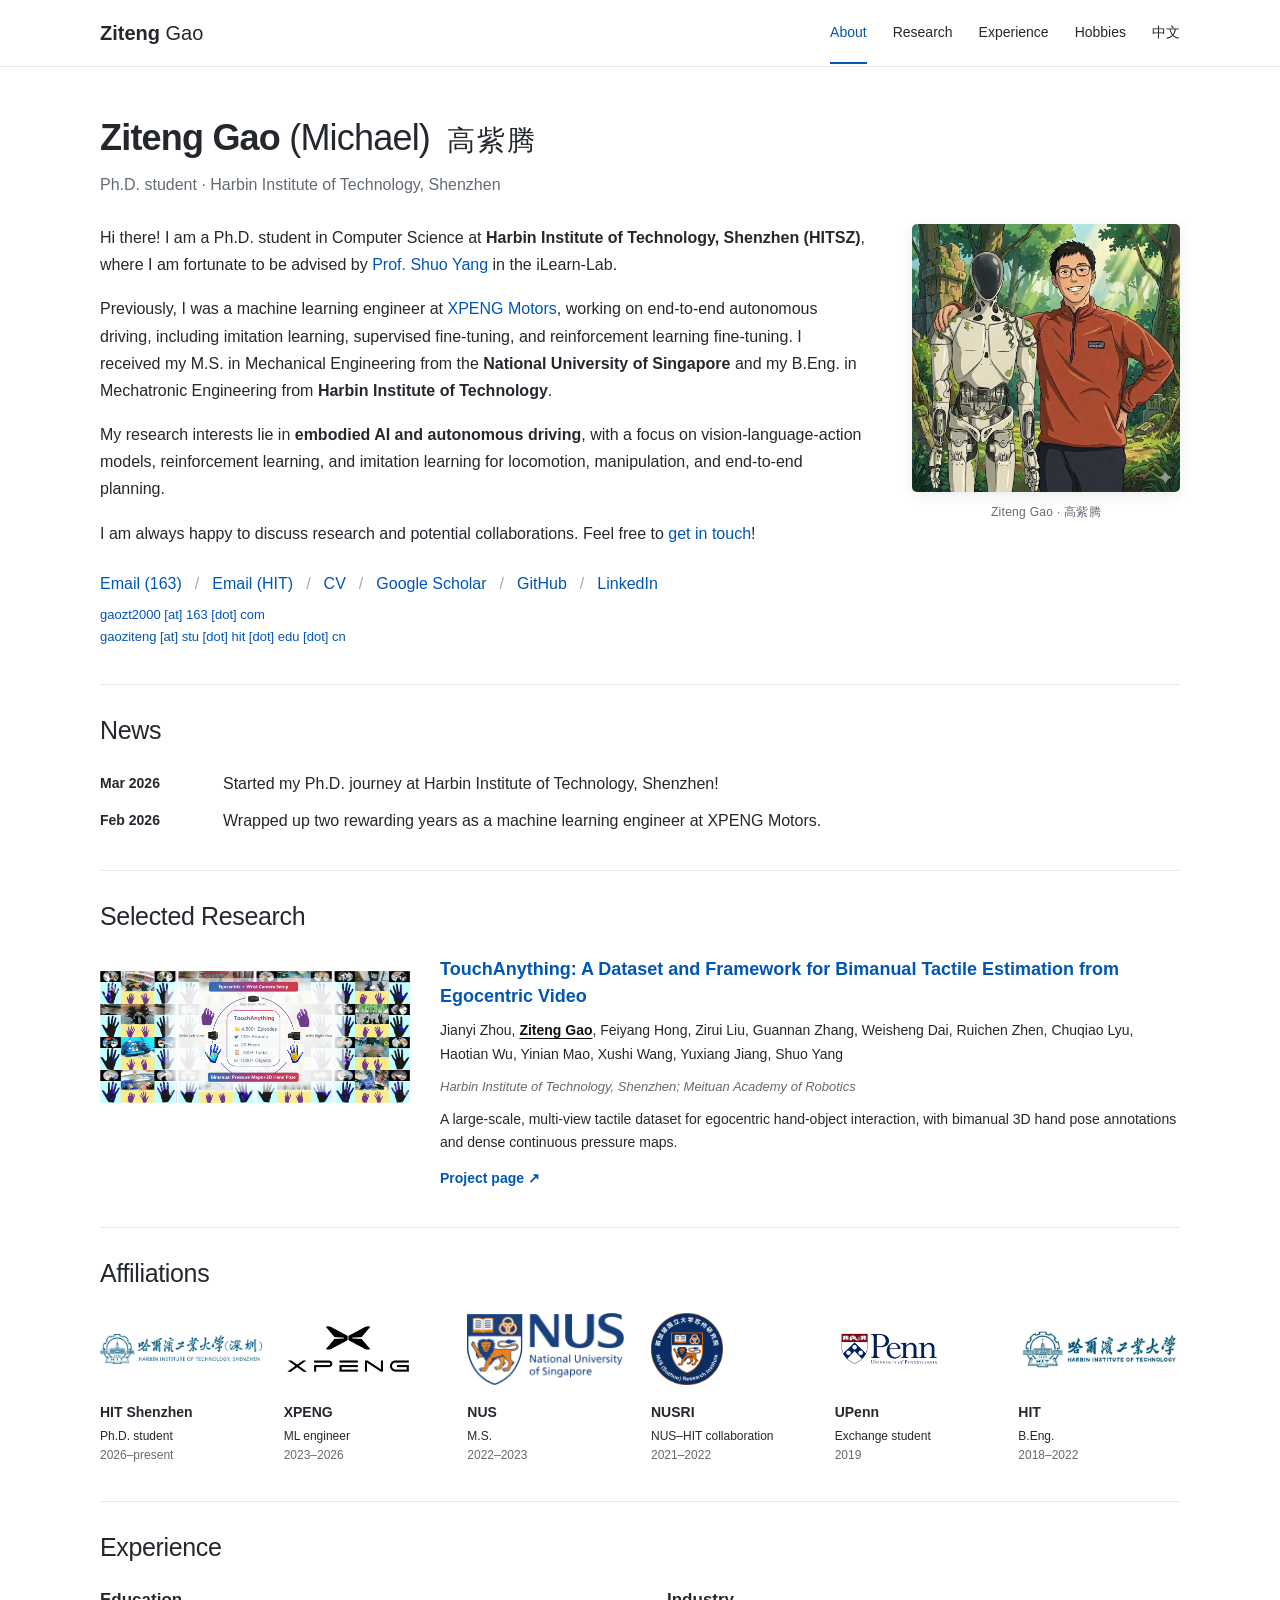
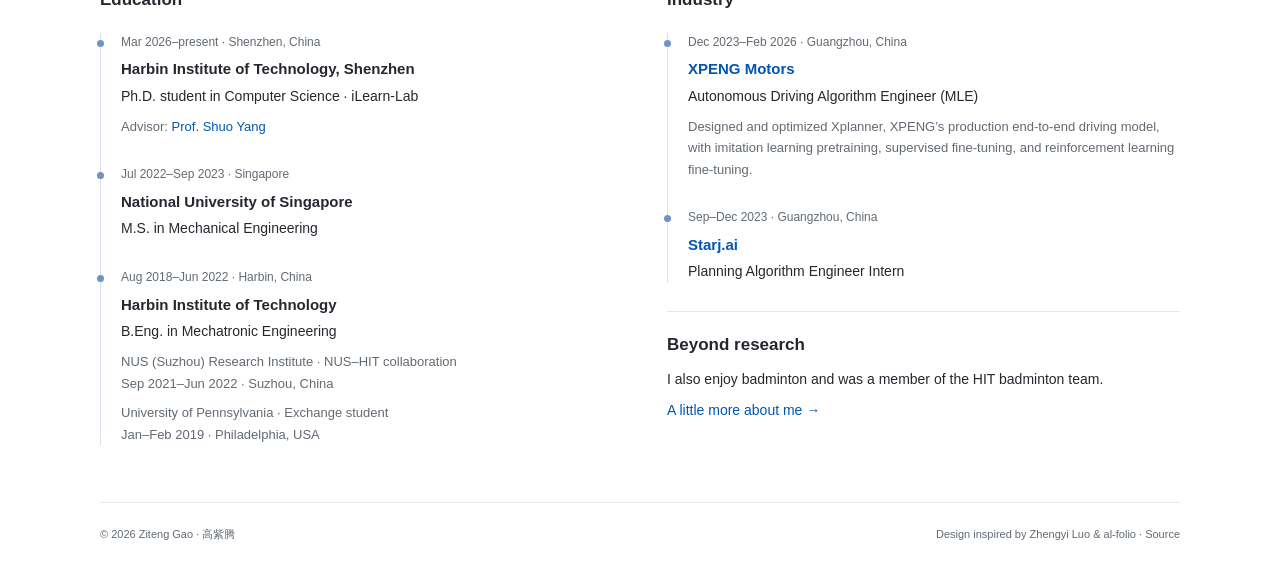
<file: index.html>
<!doctype html>
<html lang="en">
<head>
  <meta charset="utf-8">
  <meta name="viewport" content="width=device-width, initial-scale=1">
  <meta name="description" content="Ziteng Gao is a Ph.D. student at HIT Shenzhen researching embodied AI, reinforcement learning, and autonomous driving.">
  <meta name="theme-color" content="#ffffff">
  <meta property="og:type" content="website">
  <meta property="og:title" content="Ziteng Gao | 高紫腾">
  <meta property="og:description" content="Ziteng Gao is a Ph.D. student at HIT Shenzhen researching embodied AI, reinforcement learning, and autonomous driving.">
  <meta property="og:url" content="https://michaelgaozt.github.io/ZitengGao2000.github.io/">
  <meta property="og:image" content="https://michaelgaozt.github.io/ZitengGao2000.github.io/assets/images/comic_profile_photo.png">
  <meta property="og:image:alt" content="Comic portrait of Ziteng Gao with a humanoid robot">
  <meta name="twitter:card" content="summary">
  <link rel="canonical" href="https://michaelgaozt.github.io/ZitengGao2000.github.io/">
  <link rel="alternate" hreflang="en" href="https://michaelgaozt.github.io/ZitengGao2000.github.io/">
  <link rel="alternate" hreflang="zh-CN" href="https://michaelgaozt.github.io/ZitengGao2000.github.io/cn/">
  <link rel="icon" href="./assets/favicon.svg" type="image/svg+xml">
  <link rel="stylesheet" href="./assets/css/main.css">
  <script src="./assets/js/main.js" defer></script>
  <title>Ziteng Gao | 高紫腾</title>
</head>
<body>
  <a class="skip-link" href="#main">Skip to content</a>
  <header class="site-header">
    <nav class="container navigation" aria-label="Main navigation">
      <a class="wordmark" href="./"><strong>Ziteng</strong> Gao</a>
      <button class="menu-toggle" type="button" aria-expanded="false" aria-controls="nav-links" hidden>Menu <span aria-hidden="true">☰</span></button>
      <div class="nav-links" id="nav-links"><a href="./" aria-current="page">About</a>
        <a href="./#research">Research</a>
        <a href="./#experience">Experience</a>
        <a href="./hobbies/">Hobbies</a>
        <a href="./cn/" lang="zh-CN">中文</a></div>
    </nav>
  </header>
  <main class="container" id="main" tabindex="-1">
    <section class="intro" aria-labelledby="profile-title">
      <header class="page-heading">
        <h1 id="profile-title"><strong>Ziteng Gao</strong> <span class="name-secondary">(Michael) <span lang="zh-CN">高紫腾</span></span></h1>
        <p class="subtitle">Ph.D. student · Harbin Institute of Technology, Shenzhen</p>
      </header>
      <div class="profile-layout">
        <div class="prose">
          <p>Hi there! I am a Ph.D. student in Computer Science at <strong>Harbin Institute of Technology, Shenzhen (HITSZ)</strong>, where I am fortunate to be advised by <a href="https://shuoyang-1998.github.io/">Prof. Shuo Yang</a> in the iLearn-Lab.</p>
          <p>Previously, I was a machine learning engineer at <a href="https://www.xpeng.com/">XPENG Motors</a>, working on end-to-end autonomous driving, including imitation learning, supervised fine-tuning, and reinforcement learning fine-tuning. I received my M.S. in Mechanical Engineering from the <strong>National University of Singapore</strong> and my B.Eng. in Mechatronic Engineering from <strong>Harbin Institute of Technology</strong>.</p>
          <p>My research interests lie in <strong>embodied AI and autonomous driving</strong>, with a focus on vision-language-action models, reinforcement learning, and imitation learning for locomotion, manipulation, and end-to-end planning.</p>
          <p>I am always happy to discuss research and potential collaborations. Feel free to <a href="mailto:gaozt2000@163.com">get in touch</a>!</p>
          <div class="contact-links" aria-label="Contact and profiles">
            <a href="mailto:gaozt2000@163.com">Email (163)</a>
            <a href="mailto:gaoziteng@stu.hit.edu.cn">Email (HIT)</a>
            <a href="./assets/files/ZitengGao_CV.pdf">CV <span class="sr-only">(PDF)</span></a>
            <a href="https://scholar.google.com/citations?user=0xFN61wAAAAJ&amp;hl=en">Google Scholar</a>
            <a href="https://github.com/MichaelGaoZT">GitHub</a>
            <a href="https://www.linkedin.com/in/ziteng-gao/">LinkedIn</a>
          </div>
          <p class="email-address"><a href="mailto:gaozt2000@163.com">gaozt2000 [at] 163 [dot] com</a><br><a href="mailto:gaoziteng@stu.hit.edu.cn">gaoziteng [at] stu [dot] hit [dot] edu [dot] cn</a></p>
        </div>
        <figure class="profile">
          <a href="./assets/images/comic_profile_photo.png" aria-label="View full comic portrait of Ziteng Gao"><img src="./assets/images/comic_profile_photo.png" alt="Comic portrait of Ziteng Gao standing beside a humanoid robot" width="1024" height="1024" fetchpriority="high"></a>
          <figcaption>Ziteng Gao · <span lang="zh-CN">高紫腾</span></figcaption>
        </figure>
      </div>
    </section>

    <section class="content-section" id="news" aria-labelledby="news-title">
      <h2 id="news-title">News</h2>
      <dl class="news-list">
        <div><dt><time datetime="2026-03">Mar 2026</time></dt><dd>Started my Ph.D. journey at Harbin Institute of Technology, Shenzhen!</dd></div>
        <div><dt><time datetime="2026-02">Feb 2026</time></dt><dd>Wrapped up two rewarding years as a machine learning engineer at XPENG Motors.</dd></div>
      </dl>
    </section>

    <section class="content-section" id="research" aria-labelledby="research-title">
      <h2 id="research-title">Selected Research</h2>
      <article class="publication">
        <a class="publication-image" href="https://jianyi2004.github.io/TouchAnything-Website/"><img src="./assets/images/TouchAnytining.png" width="2463" height="1050" alt="TouchAnything overview: bimanual tactile estimation from egocentric video" loading="lazy"></a>
        <div class="publication-info">
          <h3><a href="https://jianyi2004.github.io/TouchAnything-Website/">TouchAnything: A Dataset and Framework for Bimanual Tactile Estimation from Egocentric Video</a></h3>
          <p class="authors">Jianyi Zhou, <strong>Ziteng Gao</strong>, Feiyang Hong, Zirui Liu, Guannan Zhang, Weisheng Dai, Ruichen Zhen, Chuqiao Lyu, Haotian Wu, Yinian Mao, Xushi Wang, Yuxiang Jiang, Shuo Yang</p>
          <p class="publication-affiliation">Harbin Institute of Technology, Shenzhen; Meituan Academy of Robotics</p>
          <p class="publication-description">A large-scale, multi-view tactile dataset for egocentric hand-object interaction, with bimanual 3D hand pose annotations and dense continuous pressure maps.</p>
          <a class="text-link" href="https://jianyi2004.github.io/TouchAnything-Website/">Project page <span aria-hidden="true">↗</span></a>
        </div>
      </article>
    </section>

    <section class="content-section" id="affiliations" aria-labelledby="affiliations-title">
      <h2 id="affiliations-title">Affiliations</h2>
      <div class="affiliations-grid">
        <div class="affiliation"><img src="./assets/images/hitsz_logo_blue.png" alt="Harbin Institute of Technology, Shenzhen" loading="lazy"><h3>HIT Shenzhen</h3><p>Ph.D. student</p><p class="date">2026–present</p></div>
        <div class="affiliation"><img src="./assets/images/XPeng-Logo.jpg" alt="XPENG Motors" loading="lazy"><h3>XPENG</h3><p>ML engineer</p><p class="date">2023–2026</p></div>
        <div class="affiliation"><img src="./assets/images/NUS_logo.png" alt="National University of Singapore" loading="lazy"><h3>NUS</h3><p>M.S.</p><p class="date">2022–2023</p></div>
        <div class="affiliation"><img src="./assets/images/NUSRI_logo.png" alt="NUS Suzhou Research Institute" loading="lazy"><h3>NUSRI</h3><p>NUS–HIT collaboration</p><p class="date">2021–2022</p></div>
        <div class="affiliation"><img src="./assets/images/UPenn_logo.png" alt="University of Pennsylvania" loading="lazy"><h3>UPenn</h3><p>Exchange student</p><p class="date">2019</p></div>
        <div class="affiliation"><img src="./assets/images/HIT_logo_blue.jpg" alt="Harbin Institute of Technology" loading="lazy"><h3>HIT</h3><p>B.Eng.</p><p class="date">2018–2022</p></div>
      </div>
    </section>

    <section class="content-section" id="experience" aria-labelledby="experience-title">
      <h2 id="experience-title">Experience</h2>
      <div class="experience-columns">
        <div>
          <h3 class="column-heading">Education</h3>
          <div class="timeline">
            <article class="timeline-entry"><p class="date">Mar 2026–present · Shenzhen, China</p><h4>Harbin Institute of Technology, Shenzhen</h4><p>Ph.D. student in Computer Science · iLearn-Lab</p><p class="detail">Advisor: <a href="https://shuoyang-1998.github.io/">Prof. Shuo Yang</a></p></article>
            <article class="timeline-entry"><p class="date">Jul 2022–Sep 2023 · Singapore</p><h4>National University of Singapore</h4><p>M.S. in Mechanical Engineering</p></article>
            <article class="timeline-entry"><p class="date">Aug 2018–Jun 2022 · Harbin, China</p><h4>Harbin Institute of Technology</h4><p>B.Eng. in Mechatronic Engineering</p><p class="detail">NUS (Suzhou) Research Institute · NUS–HIT collaboration<br>Sep 2021–Jun 2022 · Suzhou, China</p><p class="detail">University of Pennsylvania · Exchange student<br>Jan–Feb 2019 · Philadelphia, USA</p></article>
          </div>
        </div>
        <div>
          <h3 class="column-heading">Industry</h3>
          <div class="timeline">
            <article class="timeline-entry"><p class="date">Dec 2023–Feb 2026 · Guangzhou, China</p><h4><a href="https://www.xpeng.com/">XPENG Motors</a></h4><p>Autonomous Driving Algorithm Engineer (MLE)</p><p class="detail">Designed and optimized Xplanner, XPENG’s production end-to-end driving model, with imitation learning pretraining, supervised fine-tuning, and reinforcement learning fine-tuning.</p></article>
            <article class="timeline-entry"><p class="date">Sep–Dec 2023 · Guangzhou, China</p><h4><a href="https://starjourneyai.com/pages/EN_shouye/EN_shouye.html">Starj.ai</a></h4><p>Planning Algorithm Engineer Intern</p></article>
          </div>
          <aside class="personal-note"><h3>Beyond research</h3><p>I also enjoy badminton and was a member of the HIT badminton team.</p><a href="./hobbies/">A little more about me <span aria-hidden="true">→</span></a></aside>
        </div>
      </div>
    </section>

  </main>
  <footer class="site-footer container">
    <span>© 2026 Ziteng Gao · 高紫腾</span>
    <span>Design inspired by <a href="https://www.zhengyiluo.com/">Zhengyi Luo</a> &amp; <a href="https://github.com/alshedivat/al-folio">al-folio</a> · <a href="https://github.com/MichaelGaoZT/ZitengGao2000.github.io">Source</a></span>
  </footer>
</body>
</html>
</file>
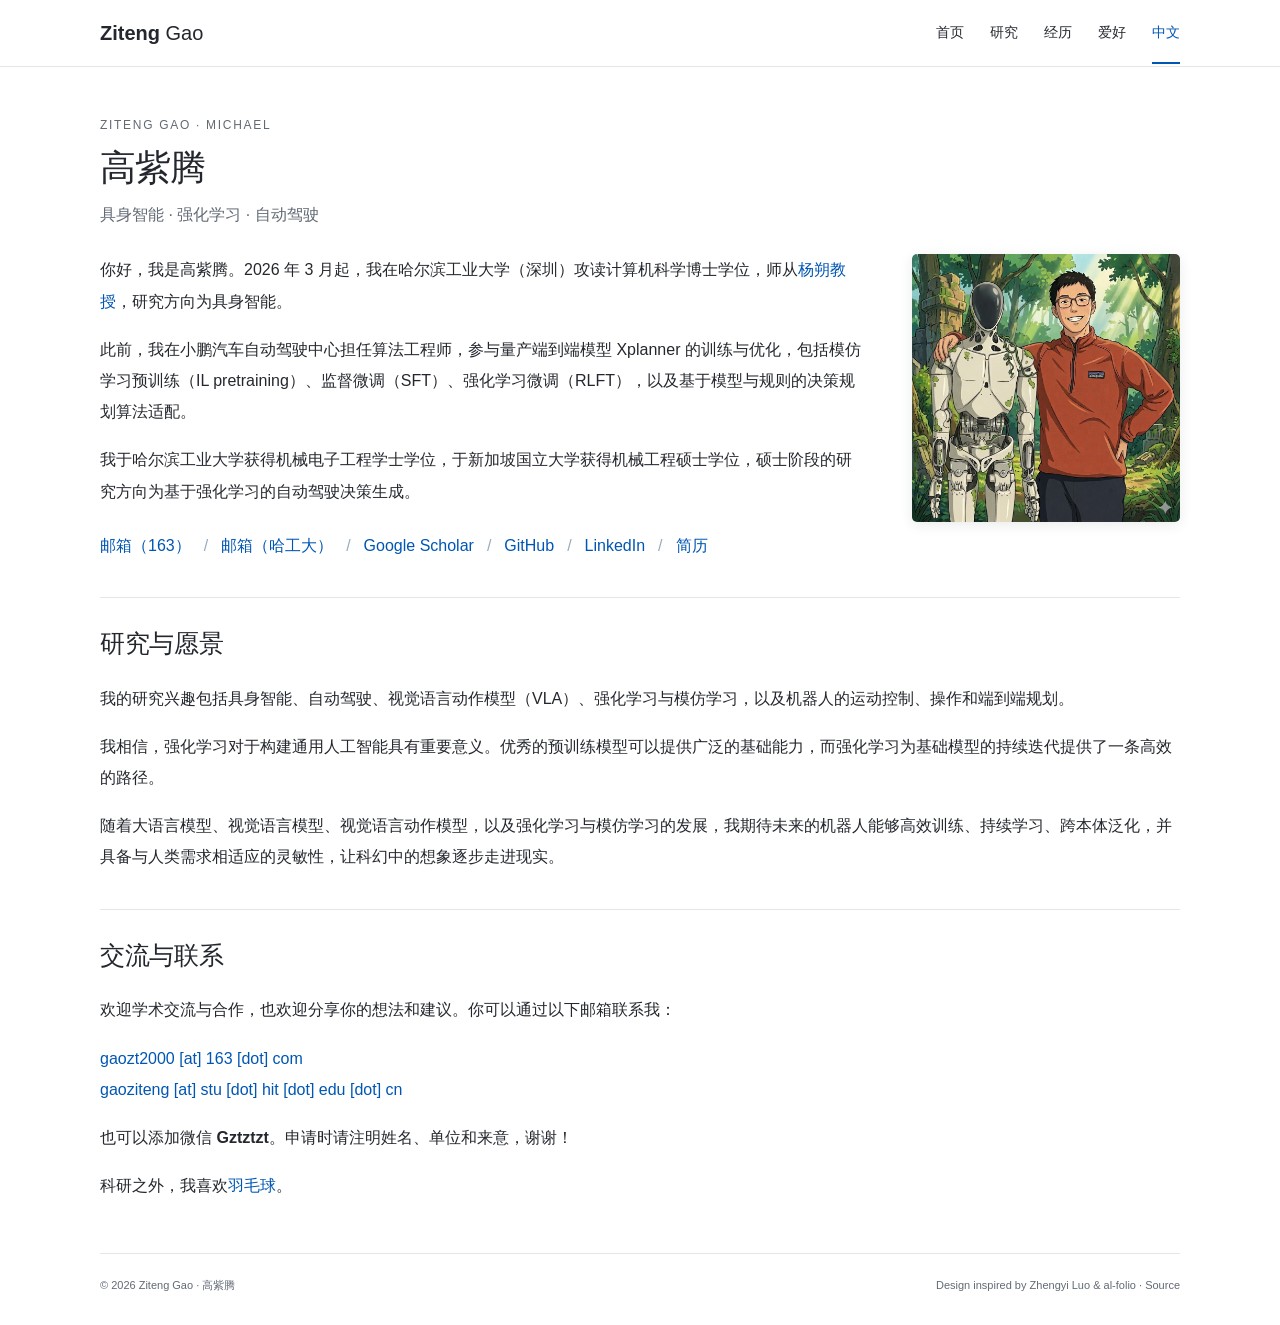
<file: cn/index.html>
<!doctype html>
<html lang="zh-CN">
<head>
  <meta charset="utf-8">
  <meta name="viewport" content="width=device-width, initial-scale=1">
  <meta name="description" content="高紫腾，哈尔滨工业大学（深圳）计算机科学博士生，研究方向为具身智能、强化学习与自动驾驶。">
  <meta name="theme-color" content="#ffffff">
  <meta property="og:type" content="website">
  <meta property="og:title" content="高紫腾 | Ziteng Gao">
  <meta property="og:description" content="高紫腾，哈尔滨工业大学（深圳）计算机科学博士生，研究方向为具身智能、强化学习与自动驾驶。">
  <meta property="og:url" content="https://michaelgaozt.github.io/ZitengGao2000.github.io/cn/">
  <meta property="og:image" content="https://michaelgaozt.github.io/ZitengGao2000.github.io/assets/images/comic_profile_photo.png">
  <meta property="og:image:alt" content="Comic portrait of Ziteng Gao with a humanoid robot">
  <meta name="twitter:card" content="summary">
  <link rel="canonical" href="https://michaelgaozt.github.io/ZitengGao2000.github.io/cn/">
  <link rel="alternate" hreflang="en" href="https://michaelgaozt.github.io/ZitengGao2000.github.io/">
  <link rel="alternate" hreflang="zh-CN" href="https://michaelgaozt.github.io/ZitengGao2000.github.io/cn/">
  <link rel="icon" href="../assets/favicon.svg" type="image/svg+xml">
  <link rel="stylesheet" href="../assets/css/main.css">
  <script src="../assets/js/main.js" defer></script>
  <title>高紫腾 | Ziteng Gao</title>
</head>
<body>
  <a class="skip-link" href="#main">跳转到正文</a>
  <header class="site-header">
    <nav class="container navigation" aria-label="主导航">
      <a class="wordmark" href="../"><strong>Ziteng</strong> Gao</a>
      <button class="menu-toggle" type="button" aria-expanded="false" aria-controls="nav-links" hidden>菜单 <span aria-hidden="true">☰</span></button>
      <div class="nav-links" id="nav-links"><a href="../">首页</a>
        <a href="../#research">研究</a>
        <a href="../#experience">经历</a>
        <a href="../hobbies/">爱好</a>
        <a href="../cn/" aria-current="page" lang="zh-CN">中文</a></div>
    </nav>
  </header>
  <main class="container" id="main" tabindex="-1">
<header class="page-heading">
  <p class="eyebrow">Ziteng Gao · Michael</p>
  <h1>高紫腾</h1>
  <p class="lead">具身智能 · 强化学习 · 自动驾驶</p>
</header>

<div class="profile-layout">
  <div class="prose">
    <p>你好，我是高紫腾。2026 年 3 月起，我在哈尔滨工业大学（深圳）攻读计算机科学博士学位，师从<a href="https://shuoyang-1998.github.io/">杨朔教授</a>，研究方向为具身智能。</p>
    <p>此前，我在小鹏汽车自动驾驶中心担任算法工程师，参与量产端到端模型 Xplanner 的训练与优化，包括模仿学习预训练（IL pretraining）、监督微调（SFT）、强化学习微调（RLFT），以及基于模型与规则的决策规划算法适配。</p>
    <p>我于哈尔滨工业大学获得机械电子工程学士学位，于新加坡国立大学获得机械工程硕士学位，硕士阶段的研究方向为基于强化学习的自动驾驶决策生成。</p>
    <div class="contact-links" aria-label="个人链接">
      <a href="mailto:gaozt2000@163.com">邮箱（163）</a>
      <a href="mailto:gaoziteng@stu.hit.edu.cn">邮箱（哈工大）</a>
      <a href="https://scholar.google.com/citations?user=0xFN61wAAAAJ&amp;hl=en">Google Scholar</a>
      <a href="https://github.com/MichaelGaoZT">GitHub</a>
      <a href="https://www.linkedin.com/in/ziteng-gao/">LinkedIn</a>
      <a href="../assets/files/ZitengGao_CV.pdf">简历</a>
    </div>
  </div>
  <figure class="profile">
    <img src="../assets/images/comic_profile_photo.png" alt="高紫腾与人形机器人的漫画头像" width="1024" height="1024" decoding="async">
  </figure>
</div>

<section class="content-section prose" aria-labelledby="research-vision">
  <h2 class="section-heading" id="research-vision">研究与愿景</h2>
  <p>我的研究兴趣包括具身智能、自动驾驶、视觉语言动作模型（VLA）、强化学习与模仿学习，以及机器人的运动控制、操作和端到端规划。</p>
  <p>我相信，强化学习对于构建通用人工智能具有重要意义。优秀的预训练模型可以提供广泛的基础能力，而强化学习为基础模型的持续迭代提供了一条高效的路径。</p>
  <p>随着大语言模型、视觉语言模型、视觉语言动作模型，以及强化学习与模仿学习的发展，我期待未来的机器人能够高效训练、持续学习、跨本体泛化，并具备与人类需求相适应的灵敏性，让科幻中的想象逐步走进现实。</p>
</section>

<section class="content-section prose" aria-labelledby="contact-cn">
  <h2 class="section-heading" id="contact-cn">交流与联系</h2>
  <p>欢迎学术交流与合作，也欢迎分享你的想法和建议。你可以通过以下邮箱联系我：</p>
  <p><a href="mailto:gaozt2000@163.com">gaozt2000 [at] 163 [dot] com</a><br><a href="mailto:gaoziteng@stu.hit.edu.cn">gaoziteng [at] stu [dot] hit [dot] edu [dot] cn</a></p>
  <p>也可以添加微信 <strong>Gztztzt</strong>。申请时请注明姓名、单位和来意，谢谢！</p>
  <p>科研之外，我喜欢<a href="../hobbies/">羽毛球</a>。</p>
</section>

  </main>
  <footer class="site-footer container">
    <span>© 2026 Ziteng Gao · 高紫腾</span>
    <span>Design inspired by <a href="https://www.zhengyiluo.com/">Zhengyi Luo</a> &amp; <a href="https://github.com/alshedivat/al-folio">al-folio</a> · <a href="https://github.com/MichaelGaoZT/ZitengGao2000.github.io">Source</a></span>
  </footer>
</body>
</html>
</file>
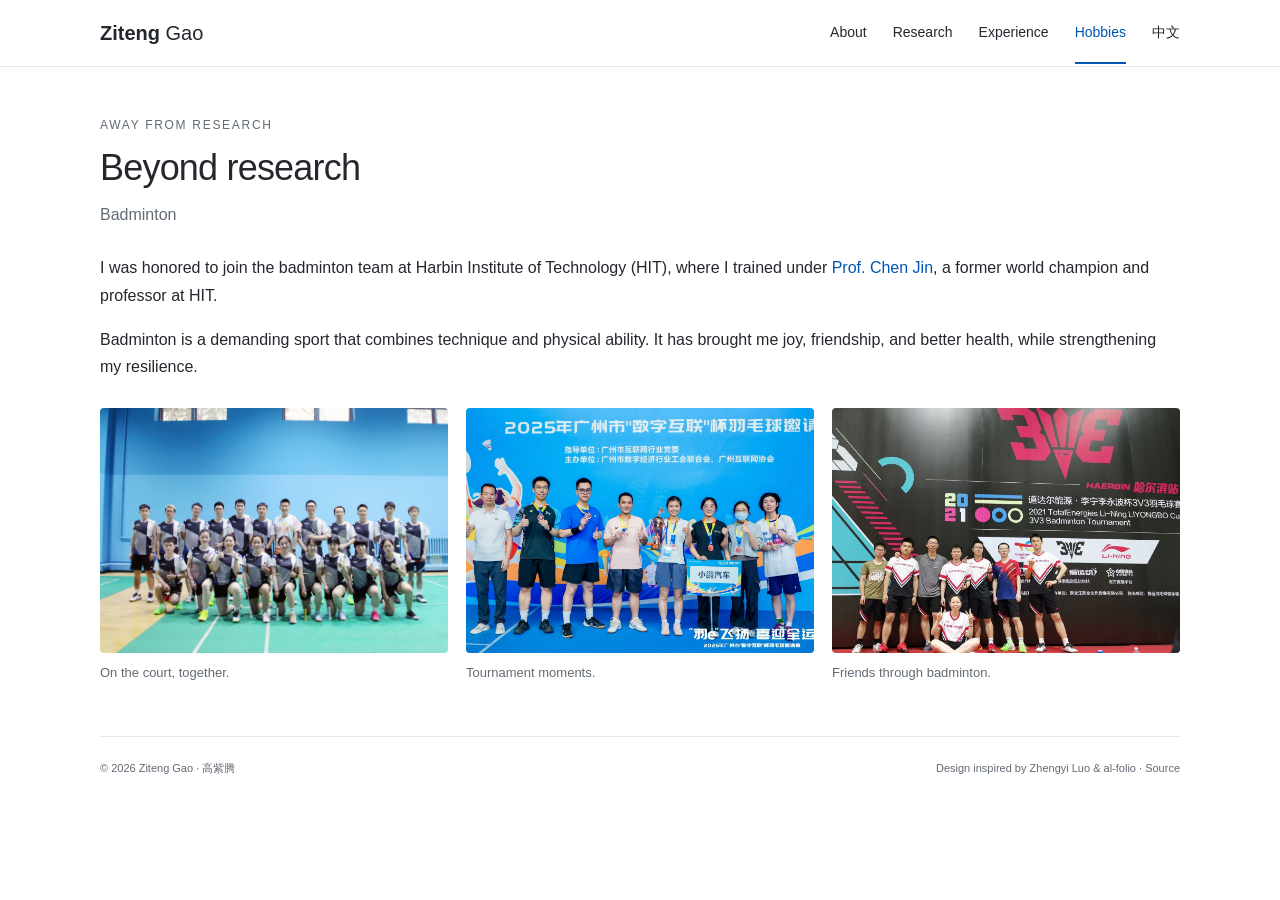
<file: hobbies/index.html>
<!doctype html>
<html lang="en">
<head>
  <meta charset="utf-8">
  <meta name="viewport" content="width=device-width, initial-scale=1">
  <meta name="description" content="Badminton, friendship, and life beyond research with Ziteng Gao.">
  <meta name="theme-color" content="#ffffff">
  <meta property="og:type" content="website">
  <meta property="og:title" content="Beyond research | Ziteng Gao">
  <meta property="og:description" content="Badminton, friendship, and life beyond research with Ziteng Gao.">
  <meta property="og:url" content="https://michaelgaozt.github.io/ZitengGao2000.github.io/hobbies/">
  <meta property="og:image" content="https://michaelgaozt.github.io/ZitengGao2000.github.io/assets/images/comic_profile_photo.png">
  <meta property="og:image:alt" content="Comic portrait of Ziteng Gao with a humanoid robot">
  <meta name="twitter:card" content="summary">
  <link rel="canonical" href="https://michaelgaozt.github.io/ZitengGao2000.github.io/hobbies/">
  
  <link rel="icon" href="../assets/favicon.svg" type="image/svg+xml">
  <link rel="stylesheet" href="../assets/css/main.css">
  <script src="../assets/js/main.js" defer></script>
  <title>Beyond research | Ziteng Gao</title>
</head>
<body>
  <a class="skip-link" href="#main">Skip to content</a>
  <header class="site-header">
    <nav class="container navigation" aria-label="Main navigation">
      <a class="wordmark" href="../"><strong>Ziteng</strong> Gao</a>
      <button class="menu-toggle" type="button" aria-expanded="false" aria-controls="nav-links" hidden>Menu <span aria-hidden="true">☰</span></button>
      <div class="nav-links" id="nav-links"><a href="../">About</a>
        <a href="../#research">Research</a>
        <a href="../#experience">Experience</a>
        <a href="../hobbies/" aria-current="page">Hobbies</a>
        <a href="../cn/" lang="zh-CN">中文</a></div>
    </nav>
  </header>
  <main class="container" id="main" tabindex="-1">
<header class="page-heading">
  <p class="eyebrow">Away from research</p>
  <h1>Beyond research</h1>
  <p class="lead">Badminton</p>
</header>

<section class="prose" aria-label="Badminton">
  <p>I was honored to join the badminton team at Harbin Institute of Technology (HIT), where I trained under <a href="https://en.wikipedia.org/wiki/Chen_Jin_(badminton)">Prof. Chen Jin</a>, a former world champion and professor at HIT.</p>
  <p>Badminton is a demanding sport that combines technique and physical ability. It has brought me joy, friendship, and better health, while strengthening my resilience.</p>
</section>

<div class="gallery" aria-label="Badminton photo gallery">
  <figure class="gallery-item">
    <a href="../assets/images/badminton1.jpg" aria-label="View badminton team photo at full size">
      <img src="../assets/images/badminton1.jpg" alt="Badminton team members posing with their rackets on an indoor court" width="1619" height="1080" loading="lazy" decoding="async">
    </a>
    <figcaption class="caption">On the court, together.</figcaption>
  </figure>
  <figure class="gallery-item">
    <a href="../assets/images/badminton2.jpg" aria-label="View badminton tournament photo at full size">
      <img src="../assets/images/badminton2.jpg" alt="A badminton team posing with medals and a trophy at a tournament" width="2880" height="1920" loading="lazy" decoding="async">
    </a>
    <figcaption class="caption">Tournament moments.</figcaption>
  </figure>
  <figure class="gallery-item">
    <a href="../assets/images/badminton3.jpg" aria-label="View badminton event photo at full size">
      <img src="../assets/images/badminton3.jpg" alt="Players posing in front of a badminton tournament backdrop" width="1319" height="1080" loading="lazy" decoding="async">
    </a>
    <figcaption class="caption">Friends through badminton.</figcaption>
  </figure>
</div>

  </main>
  <footer class="site-footer container">
    <span>© 2026 Ziteng Gao · 高紫腾</span>
    <span>Design inspired by <a href="https://www.zhengyiluo.com/">Zhengyi Luo</a> &amp; <a href="https://github.com/alshedivat/al-folio">al-folio</a> · <a href="https://github.com/MichaelGaoZT/ZitengGao2000.github.io">Source</a></span>
  </footer>
</body>
</html>
</file>
<file: assets/css/main.css>
/* Original static implementation inspired by Zhengyi Luo's al-folio layout. */
:root { color-scheme: light; --ink: #24282e; --muted: #626a74; --link: #0056b3; --line: #e3e7eb; --width: 1080px; }
* { box-sizing: border-box; }
html { scroll-behavior: smooth; scroll-padding-top: 90px; }
body { margin: 0; background: #fff; color: var(--ink); font-family: -apple-system, BlinkMacSystemFont, "Segoe UI", Roboto, "Helvetica Neue", Arial, "Noto Sans", sans-serif; font-size: 16px; line-height: 1.7; -webkit-font-smoothing: antialiased; }
a { color: var(--link); text-decoration: none; text-underline-offset: 4px; }
a:hover { text-decoration: underline; }
a:focus-visible, button:focus-visible { outline: 3px solid #8bbaff; outline-offset: 5px; border-radius: 2px; }
button { font: inherit; }
img { display: block; max-width: 100%; height: auto; }
figure { margin: 0; }
h1, h2, h3, h4, p { margin-top: 0; }
p { margin-bottom: 17px; }
strong { font-weight: 600; }
.container { width: min(var(--width), calc(100% - 64px)); margin-inline: auto; }
.site-header { position: sticky; top: 0; z-index: 10; border-bottom: 1px solid var(--line); background: rgba(255,255,255,.97); }
.navigation { min-height: 66px; display: flex; align-items: center; justify-content: space-between; gap: 24px; }
.wordmark { color: var(--ink); font-size: 20px; font-weight: 300; white-space: nowrap; }
.wordmark:hover { text-decoration: none; }
.nav-links { display: flex; align-items: center; gap: 26px; font-size: 14px; }
.nav-links a { color: var(--ink); padding-block: 19px; }
.nav-links a:hover, .nav-links a[aria-current="page"] { color: var(--link); }
.nav-links a[aria-current="page"] { box-shadow: inset 0 -2px var(--link); }
.menu-toggle { display: none; border: 0; padding: 8px 0 8px 12px; color: var(--ink); background: transparent; cursor: pointer; }
.menu-toggle[hidden] { display: none; }
main { padding-top: 48px; }
.page-heading { margin-bottom: 26px; }
h1 { margin-bottom: 5px; font-size: clamp(27px, 3.1vw, 36px); font-weight: 300; letter-spacing: -.8px; line-height: 1.3; }
.name-secondary { font-weight: 300; }
.name-secondary [lang] { font-size: .77em; margin-left: 8px; letter-spacing: 2px; }
.subtitle, .lead { color: var(--muted); font-size: 16px; margin: 9px 0 0; }
.profile-layout { display: grid; grid-template-columns: minmax(0, 1fr) 268px; gap: 46px; align-items: start; }
.profile img { width: 100%; border-radius: 5px; box-shadow: 0 3px 13px #16203017; }
.profile figcaption { margin-top: 10px; text-align: center; color: var(--muted); font-size: 12px; letter-spacing: .3px; }
.prose p:last-child { margin-bottom: 0; }
.contact-links { display: flex; flex-wrap: wrap; align-items: center; gap: 0; margin-top: 23px; }
.contact-links a + a::before { content: "/"; color: #9aabbc; margin-inline: 13px; display: inline-block; }
.email-address { color: var(--muted); font-size: 13px; margin: 7px 0 0; }
.content-section { margin-top: 36px; padding-top: 29px; border-top: 1px solid var(--line); }
h2 { font-size: 25px; font-weight: 400; line-height: 1.35; letter-spacing: -.35px; margin-bottom: 22px; }
h3 { font-size: 18px; font-weight: 600; line-height: 1.5; margin-bottom: 10px; }
.news-list { margin: 0; }
.news-list > div { display: grid; grid-template-columns: 105px minmax(0,1fr); gap: 18px; margin-bottom: 10px; }
.news-list dt { font-size: 14px; font-weight: 600; padding-top: 2px; }
.news-list dd { margin: 0; }
.publication { display: grid; grid-template-columns: 310px minmax(0,1fr); gap: 30px; align-items: start; }
.publication-image { margin-top: 5px; padding: 10px 0; }
.publication-image img { width: 100%; }
.publication-info h3 { font-size: 18px; margin-bottom: 9px; }
.authors { font-size: 14px; line-height: 1.7; margin-bottom: 9px; }
.authors strong { color: #111; text-decoration: underline; text-underline-offset: 3px; }
.publication-affiliation { font-style: italic; font-size: 13px; margin-bottom: 10px; color: var(--muted); }
.publication-description { font-size: 14px; line-height: 1.65; margin-bottom: 10px; }
.text-link { font-size: 14px; font-weight: 600; }
.affiliations-grid { display: grid; grid-template-columns: repeat(6, minmax(0, 1fr)); gap: 22px; }
.affiliation { min-width: 0; }
.affiliation img { width: 100%; height: 72px; object-fit: contain; object-position: left center; margin-bottom: 17px; }
.affiliation h3 { font-size: 14px; margin-bottom: 4px; }
.affiliation p { font-size: 12px; line-height: 1.6; margin: 0; }
.date { color: var(--muted); font-size: 12px; }
.experience-columns { display: grid; grid-template-columns: 1fr 1fr; gap: 54px; }
.column-heading { font-size: 17px; margin: 0 0 20px; }
.timeline { border-left: 1px solid #d7e0eb; padding-left: 20px; }
.timeline-entry { position: relative; padding-bottom: 23px; }
.timeline-entry:last-child { padding-bottom: 0; }
.timeline-entry::before { content: ""; width: 7px; height: 7px; border-radius: 50%; background: #6f94bf; position: absolute; left: -24px; top: 7px; }
.timeline-entry h4 { font-size: 15px; font-weight: 600; margin: 4px 0; line-height: 1.55; }
.timeline-entry p { font-size: 14px; line-height: 1.65; margin-bottom: 5px; }
.timeline-entry .date { font-size: 12px; }
.timeline-entry .detail { font-size: 13px; color: var(--muted); margin-top: 8px; }
.personal-note { border-top: 1px solid var(--line); padding-top: 20px; margin-top: 28px; font-size: 14px; }
.personal-note h3 { font-size: 17px; }
.personal-note p { margin-bottom: 8px; }
.site-footer { display: flex; flex-wrap: wrap; justify-content: space-between; gap: 10px 24px; border-top: 1px solid var(--line); padding-block: 22px 30px; margin-top: 52px; font-size: 11px; color: var(--muted); }
.site-footer a { color: inherit; }
.eyebrow { color: var(--muted); font-size: 12px; letter-spacing: 1.7px; text-transform: uppercase; margin-bottom: 10px; }
.gallery { display: grid; grid-template-columns: repeat(3,minmax(0,1fr)); gap: 18px; margin-block: 28px; }
.gallery-item img { width: 100%; height: 245px; object-fit: cover; border-radius: 4px; }
.caption, .gallery-item figcaption { font-size: 13px; color: var(--muted); margin-top: 9px; }
html[lang="zh-CN"] .prose { line-height: 1.95; }
.skip-link { position: fixed; top: -80px; left: 16px; z-index: 100; background: white; padding: 10px 15px; border: 1px solid var(--link); }
.skip-link:focus { top: 10px; }
.sr-only { position: absolute; width: 1px; height: 1px; padding: 0; margin: -1px; overflow: hidden; clip: rect(0,0,0,0); white-space: nowrap; border: 0; }
@media (max-width: 850px) {
  .profile-layout { grid-template-columns: minmax(0,1fr) 220px; gap: 28px; }
  .nav-links { gap: 19px; }
  .publication { grid-template-columns: 250px minmax(0,1fr); gap: 24px; }
  .affiliations-grid { grid-template-columns: repeat(3,minmax(0,1fr)); gap: 26px; }
  .affiliation img { max-width: 140px; }
  .experience-columns { gap: 30px; }
}
@media (max-width: 620px) {
  .container { width: calc(100% - 36px); }
  .navigation { min-height: 60px; flex-wrap: wrap; gap: 0; }
  .wordmark { padding-block: 12px; }
  .menu-toggle:not([hidden]) { display: block; }
  .nav-links { width: 100%; flex-wrap: wrap; gap: 0 22px; padding-bottom: 9px; }
  .nav-links a { padding-block: 9px; }
  .navigation.enhanced .nav-links { display: none; }
  .navigation.enhanced .nav-links.is-open { display: flex; }
  main { padding-top: 30px; }
  .page-heading { margin-bottom: 23px; }
  .subtitle { font-size: 14px; }
  .profile-layout { display: flex; flex-direction: column; gap: 24px; }
  .profile { order: -1; width: min(210px, 65%); margin-inline: auto; }
  .profile figcaption { margin-top: 6px; }
  .prose { font-size: 15px; }
  .contact-links { margin-top: 18px; }
  h2 { font-size: 23px; }
  .content-section { margin-top: 29px; padding-top: 25px; }
  .news-list > div { grid-template-columns: 78px minmax(0,1fr); gap: 12px; font-size: 14px; }
  .news-list dt { font-size: 12px; }
  .publication { grid-template-columns: 1fr; gap: 17px; }
  .publication-image { max-width: 430px; margin: 0; }
  .publication-info h3 { font-size: 17px; }
  .affiliations-grid { gap: 22px 18px; }
  .affiliation img { height: 55px; margin-bottom: 12px; }
  .affiliation h3 { font-size: 13px; }
  .affiliation p { font-size: 11px; }
  .experience-columns { grid-template-columns: 1fr; gap: 30px; }
  .gallery { grid-template-columns: 1fr; gap: 24px; }
  .gallery-item img { height: auto; max-height: 500px; object-fit: contain; }
  .site-footer { margin-top: 36px; }
}
@media (prefers-reduced-motion: reduce) { html { scroll-behavior: auto; } }
@media print {
  .site-header, .menu-toggle, .site-footer, .skip-link { display: none; }
  .container { width: 100%; }
  main { padding-top: 0; }
  body { font-size: 12px; }
  .content-section, .publication, .timeline-entry { break-inside: avoid; }
}
</file>
